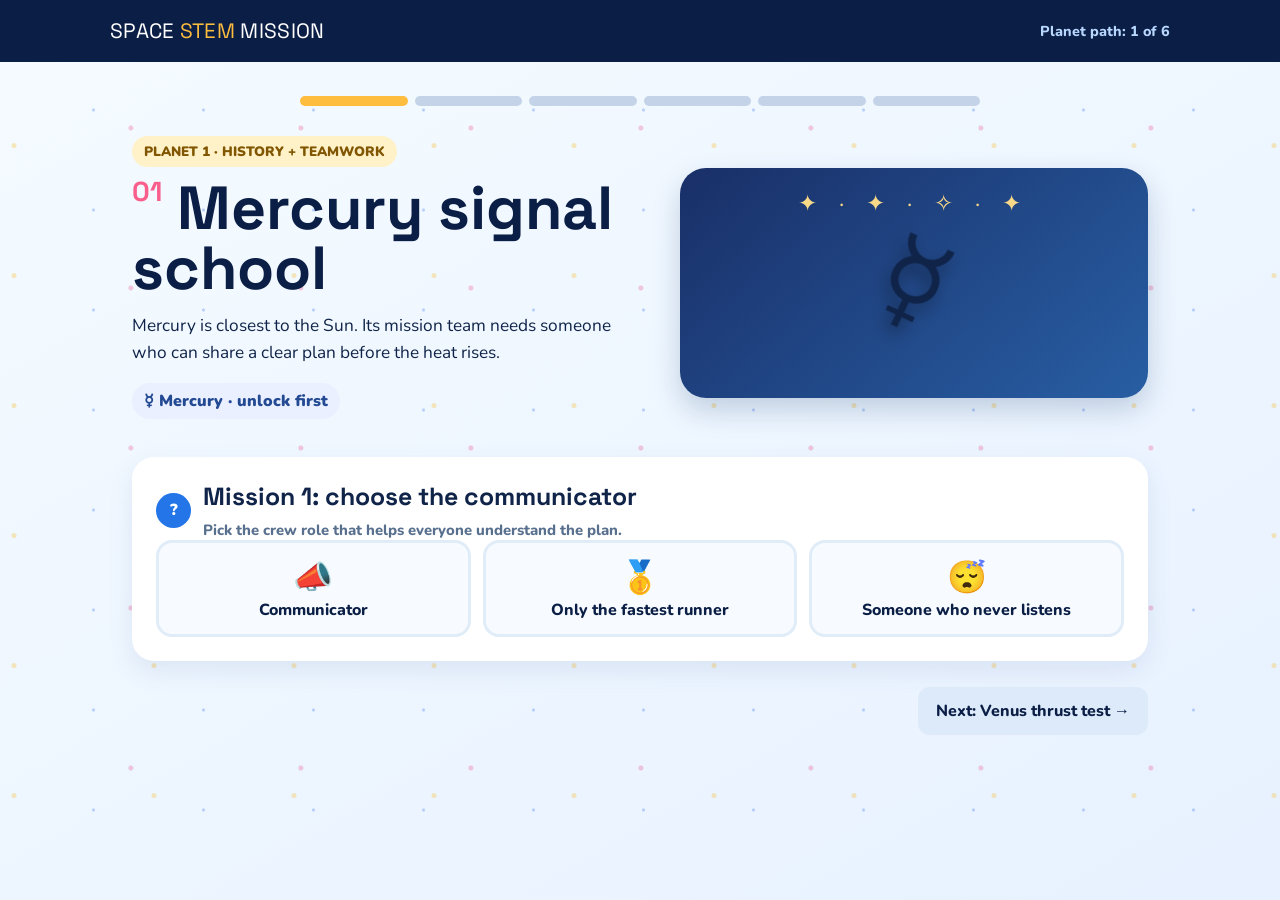
<file: index.html>
<!doctype html><html><head><meta charset="utf-8"><meta name="viewport" content="width=device-width,initial-scale=1"><title>Space STEM Mission</title><link rel="stylesheet" href="style.css"></head><body data-page="1"><script>location.replace('page1.html')</script></body></html>
</file>
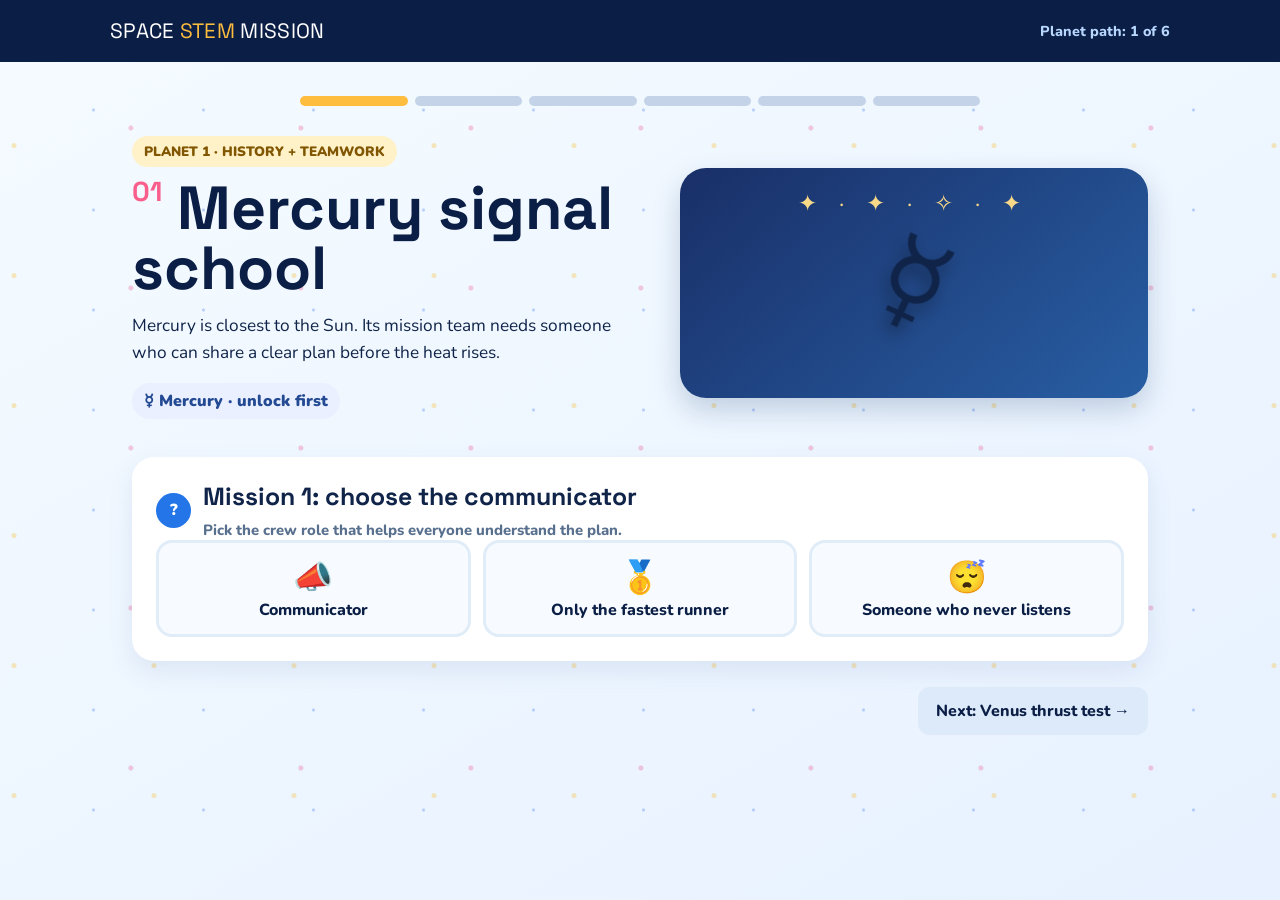
<file: page1.html>
<!doctype html><html><head><meta charset="utf-8"><meta name="viewport" content="width=device-width,initial-scale=1"><title>Mercury Signal School</title><link rel="stylesheet" href="style.css"></head><body data-page="1"><header><div class="brand">SPACE <span>STEM</span> MISSION</div><div class="level">Planet path: 1 of 6</div></header><main><div class="progress"><i class="dot"></i><i class="dot"></i><i class="dot"></i><i class="dot"></i><i class="dot"></i><i class="dot"></i></div><section class="hero"><div><span class="tag">PLANET 1 · HISTORY + TEAMWORK</span><h1><span class="num">01</span> Mercury signal school</h1><p>Mercury is closest to the Sun. Its mission team needs someone who can share a clear plan before the heat rises.</p><div class="planet-name">☿ Mercury · unlock first</div></div><div class="visual"><div class="rocket">☿️</div></div></section><section class="card"><div class="challenge-head"><span class="badge">?</span><div><h2>Mission 1: choose the communicator</h2><div class="challenge">Pick the crew role that helps everyone understand the plan.</div></div></div><div class="choice-grid"><button class="choice" data-correct="true"><span class="mini">📣</span>Communicator</button><button class="choice"><span class="mini">🥇</span>Only the fastest runner</button><button class="choice"><span class="mini">😴</span>Someone who never listens</button></div><div class="answer" id="answer">Mercury unlocked! Teams need people who listen, explain, and help everyone work together.</div><div class="answer" id="try-again">Try again: choose the role that helps the whole crew share a plan.</div></section><section class="card bonus"><h2>☿ Mercury bonus: heat-proof plan</h2><p>What could protect a crew from Mercury’s extreme heat?</p><div class="check">A shaded shelter, special suit, or insulated equipment.</div></section><div class="btns"><span></span><a data-next class="button" href="page2.html">Next: Venus thrust test →</a></div></main><script src="app.js"></script></body></html>
</file>
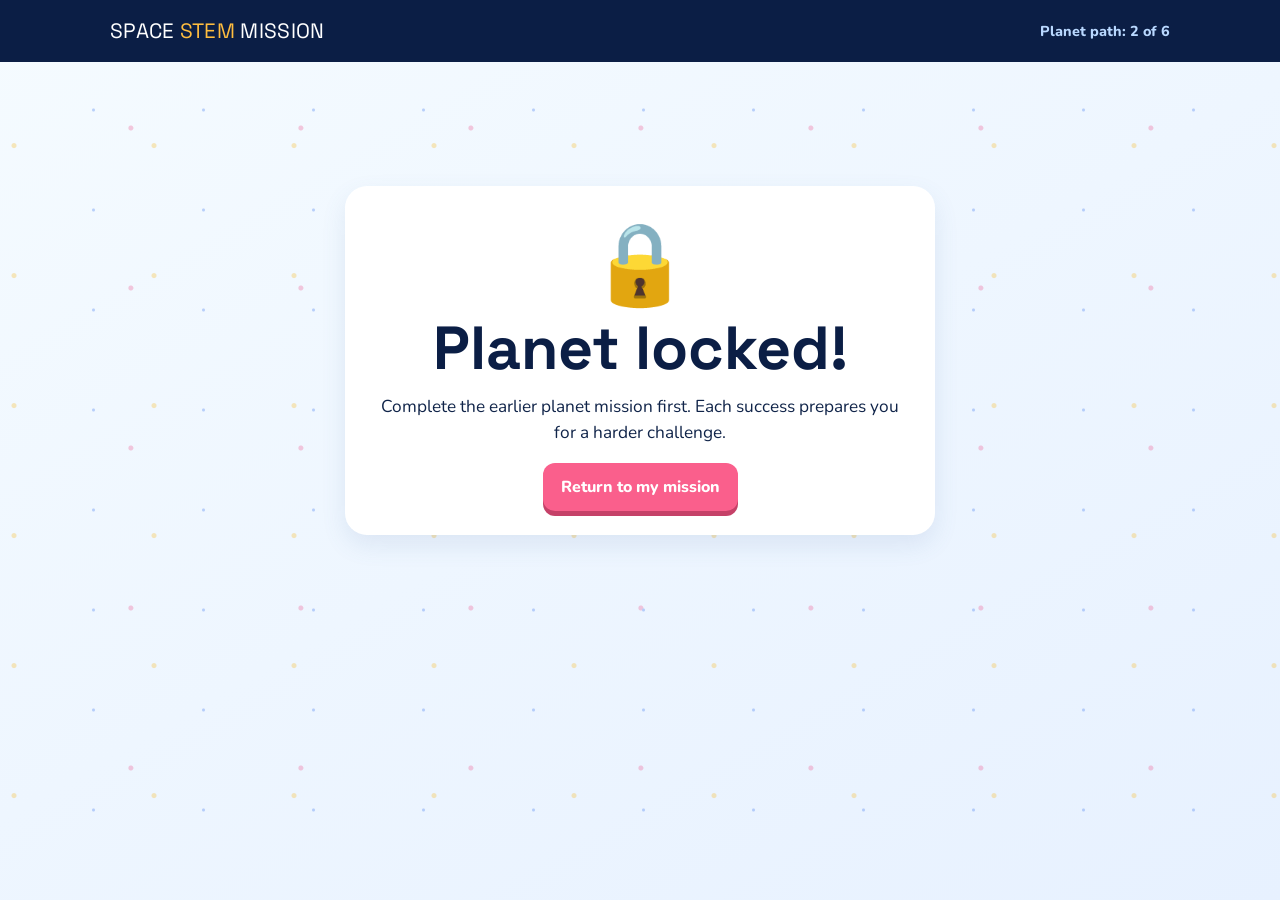
<file: page2.html>
<!doctype html><html><head><meta charset="utf-8"><meta name="viewport" content="width=device-width,initial-scale=1"><title>Venus Thrust Test</title><link rel="stylesheet" href="style.css"></head><body data-page="2"><header><div class="brand">SPACE <span>STEM</span> MISSION</div><div class="level">Planet path: 2 of 6</div></header><main><div class="progress"><i class="dot"></i><i class="dot"></i><i class="dot"></i><i class="dot"></i><i class="dot"></i><i class="dot"></i></div><section class="hero"><div><span class="tag">PLANET 2 · SCIENCE</span><h1><span class="num">02</span> Venus thrust test</h1><p>Venus has a thick atmosphere. To leave its surface, a rocket must use the action–reaction pair that creates upward thrust.</p><div class="planet-name">♀ Venus · unlock second</div></div><div class="visual"><div class="rocket">♀️</div></div></section><section class="card"><div class="challenge-head"><span class="badge">!</span><div><h2>Mission 2: identify the force pair</h2><div class="challenge">Which sequence correctly explains why a rocket rises?</div></div></div><div class="choice-grid"><button class="choice" data-correct="true">Gas pushes down → rocket pushes up</button><button class="choice">Rocket pulls gas up → gas falls down</button><button class="choice">Fuel disappears → rocket floats up</button></div><div class="answer" id="answer">Venus unlocked! The engine sends gas downward, and the rocket gets an upward push.</div><div class="answer" id="try-again">Look for equal and opposite pushes.</div></section><section class="card bonus"><h2>♀ Venus bonus: atmosphere detective</h2><p>Would a smooth or bumpy rocket shell move through Venus’s thick air more easily?</p><div class="check">Smooth — it reduces resistance from the air.</div></section><div class="btns"><a class="button" href="page1.html">← Mercury</a><a data-next class="button" href="page3.html">Next: Earth crew design →</a></div></main><script src="app.js"></script></body></html>
</file>
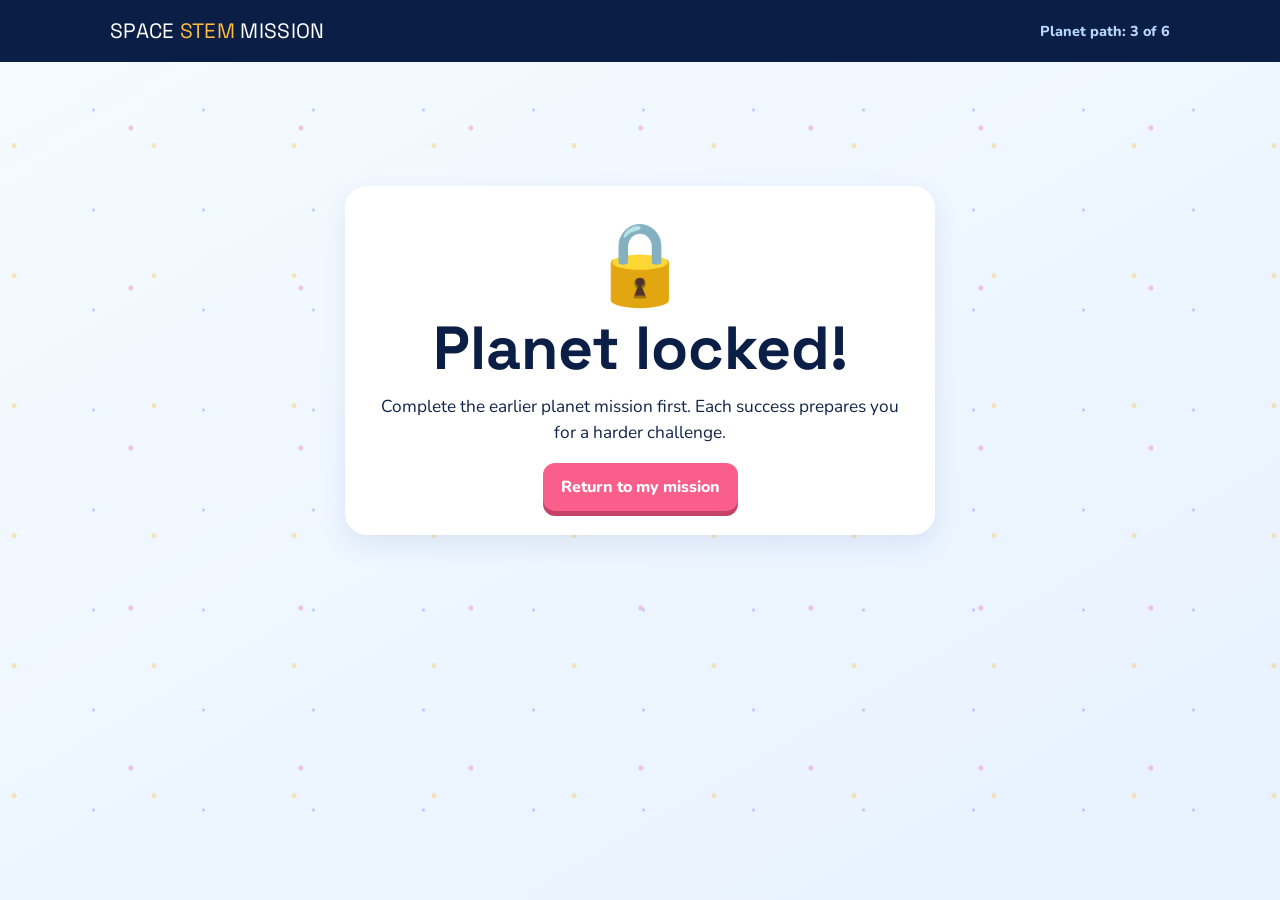
<file: page3.html>
<!doctype html><html><head><meta charset="utf-8"><meta name="viewport" content="width=device-width,initial-scale=1"><title>Earth Crew Design</title><link rel="stylesheet" href="style.css"></head><body data-page="3"><header><div class="brand">SPACE <span>STEM</span> MISSION</div><div class="level">Planet path: 3 of 6</div></header><main><div class="progress"><i class="dot"></i><i class="dot"></i><i class="dot"></i><i class="dot"></i><i class="dot"></i><i class="dot"></i></div><section class="hero"><div><span class="tag">PLANET 3 · ART + DESIGN</span><h1><span class="num">03</span> Earth crew design</h1><p>On Earth, designers test ideas with the people who will use them. A spacecraft must be clear, safe, and useful.</p><div class="planet-name">🌍 Earth · unlock third</div></div><div class="visual"><div class="rocket">🌍</div></div></section><section class="card"><div class="challenge-head"><span class="badge">✎</span><div><h2>Mission 3: choose the safest design</h2><div class="challenge">The emergency button must work for a tired astronaut wearing gloves. Which design is best?</div></div></div><div class="choice-grid"><button class="choice"><span class="mini">🔭</span>A tiny hidden button</button><button class="choice" data-correct="true"><span class="mini">🎨</span>A large, bright, clearly labeled button</button><button class="choice"><span class="mini">🪑</span>A button that matches every wall</button></div><div class="answer" id="answer">Earth unlocked! Great design is useful for its crew, not just cool-looking.</div><div class="answer" id="try-again">Think about visibility and easy use while wearing gloves.</div></section><section class="card bonus"><h2>🌍 Earth bonus: test it</h2><p>Ask a friend to point to an emergency button in under three seconds. What would you change if they cannot find it?</p><div class="check">Make its color, size, label, or placement clearer.</div></section><div class="btns"><a class="button" href="page2.html">← Venus</a><a data-next class="button" href="page4.html">Next: Mars build lab →</a></div></main><script src="app.js"></script></body></html>
</file>
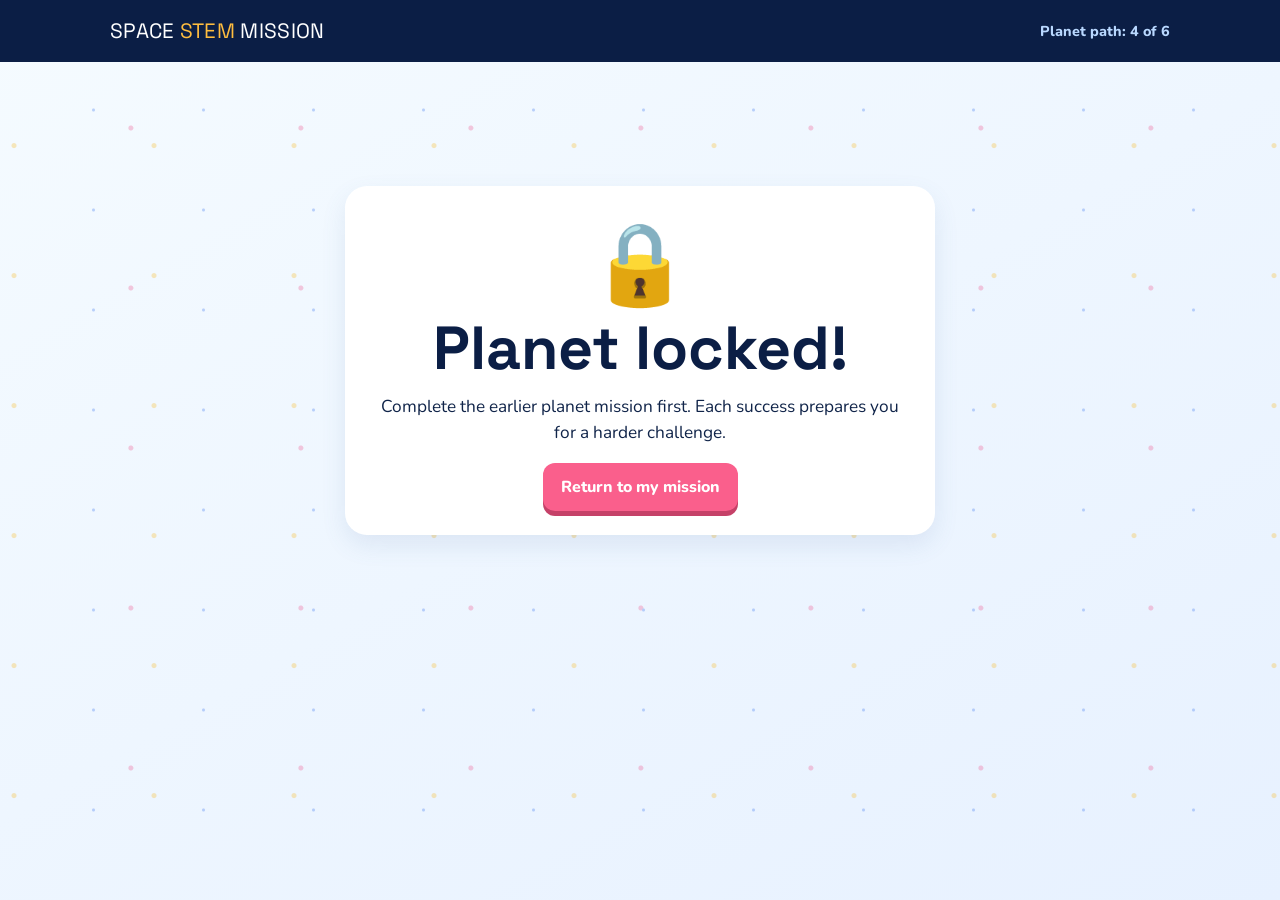
<file: page4.html>
<!doctype html><html><head><meta charset="utf-8"><meta name="viewport" content="width=device-width,initial-scale=1"><title>Mars Build Lab</title><link rel="stylesheet" href="style.css"></head><body data-page="4"><header><div class="brand">SPACE <span>STEM</span> MISSION</div><div class="level">Planet path: 4 of 6</div></header><main><div class="progress"><i class="dot"></i><i class="dot"></i><i class="dot"></i><i class="dot"></i><i class="dot"></i><i class="dot"></i></div><section class="hero"><div><span class="tag">PLANET 4 · ENGINEERING</span><h1><span class="num">04</span> Mars build lab</h1><p>Mars engineers arrange systems in a safe order. Build the return rocket from top to bottom, then add its engine last.</p><div class="planet-name">♂ Mars · unlock fourth</div></div><div class="visual"><div class="rocket">♂️</div></div></section><section class="card"><div class="challenge-head"><span class="badge">⚙</span><div><h2>Mission 4: build in sequence</h2><div class="challenge">Drag each part in this order: nose cone, crew body, fins, engine.</div></div></div><div class="parts"><span class="part" draggable="true" data-part="nose">🔺 Nose cone</span><span class="part" draggable="true" data-part="body">🛸 Crew body</span><span class="part" draggable="true" data-part="engine">🔥 Engine</span><span class="part" draggable="true" data-part="fin">🔻 Fins</span></div><div id="ship" class="ship-zone">Drop parts here in order</div><div class="answer" id="answer">Mars unlocked! You followed an engineering sequence and built a complete rocket.</div><div class="answer" id="try-again">That part does not belong next. Check the build order.</div></section><section class="card bonus"><h2>♂ Mars bonus: improve the rover</h2><p>A Mars rover keeps getting stuck in dust. Suggest one design improvement and explain why it might help.</p><div class="check">Examples: wider wheels, stronger treads, or a dust brush.</div></section><div class="btns"><a class="button" href="page3.html">← Earth</a><a data-next class="button" href="page5.html">Next: Jupiter trajectory →</a></div></main><script src="app.js"></script></body></html>
</file>
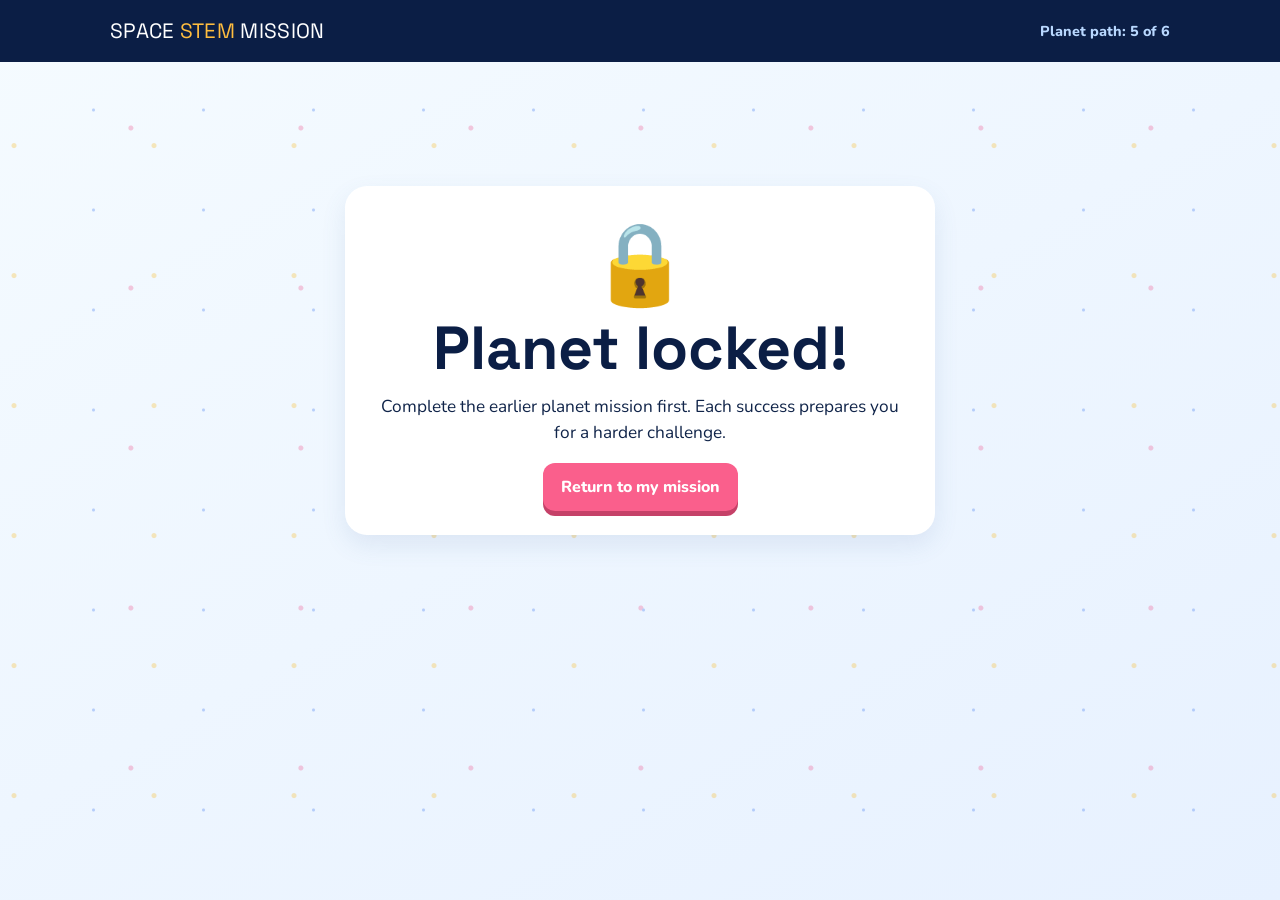
<file: page5.html>
<!doctype html><html><head><meta charset="utf-8"><meta name="viewport" content="width=device-width,initial-scale=1"><title>Jupiter Trajectory</title><link rel="stylesheet" href="style.css"></head><body data-page="5"><header><div class="brand">SPACE <span>STEM</span> MISSION</div><div class="level">Planet path: 5 of 6</div></header><main><div class="progress"><i class="dot"></i><i class="dot"></i><i class="dot"></i><i class="dot"></i><i class="dot"></i><i class="dot"></i></div><section class="hero"><div><span class="tag">PLANET 5 · MATH</span><h1><span class="num">05</span> Jupiter trajectory</h1><p>Jupiter’s powerful gravity makes careful math essential. Set a high enough speed and launch angle to clear the target arc.</p><div class="planet-name">♃ Jupiter · unlock fifth</div></div><div class="visual"><div class="rocket">♃</div></div></section><section class="card"><div class="challenge-head"><span class="badge">+</span><div><h2>Mission 5: reach the high arc</h2><div class="challenge">Set speed to 70 or higher and angle to 55° or higher, then submit your prediction.</div></div></div><div class="math"><div><div class="range-line"><label>Speed <span><b id="speedV">50</b> space-units</span></label><input id="speed" type="range" min="20" max="100" value="50"></div><div class="range-line"><label>Angle <span><b id="angleV">45</b>°</span></label><input id="angle" type="range" min="15" max="75" value="45"></div><button id="solve" class="primary">Submit trajectory</button></div><div class="path"><svg><path id="curve" d="M 15 200 Q 125 120 260 200" fill="none" stroke="#ffbd3f" stroke-width="6"/><circle cx="15" cy="200" r="7" fill="#fa5f8c"/><text x="50" y="40" fill="#dcecff" font-size="16">peak: <tspan id="peak">18</tspan> units</text></svg><div class="axis"></div></div></div><div class="answer" id="answer">Jupiter unlocked! You used two variables to create a successful trajectory.</div><div class="answer" id="try-again">Raise both the speed and angle to meet the target.</div></section><section class="card bonus"><h2>♃ Jupiter bonus: compare launches</h2><p>Which changes the arc more: increasing speed, increasing angle, or both? Test the sliders and make a claim.</p></section><div class="btns"><a class="button" href="page4.html">← Mars</a><a data-next class="button" href="page6.html">Next: Saturn mission control →</a></div></main><script src="app.js"></script></body></html>
</file>
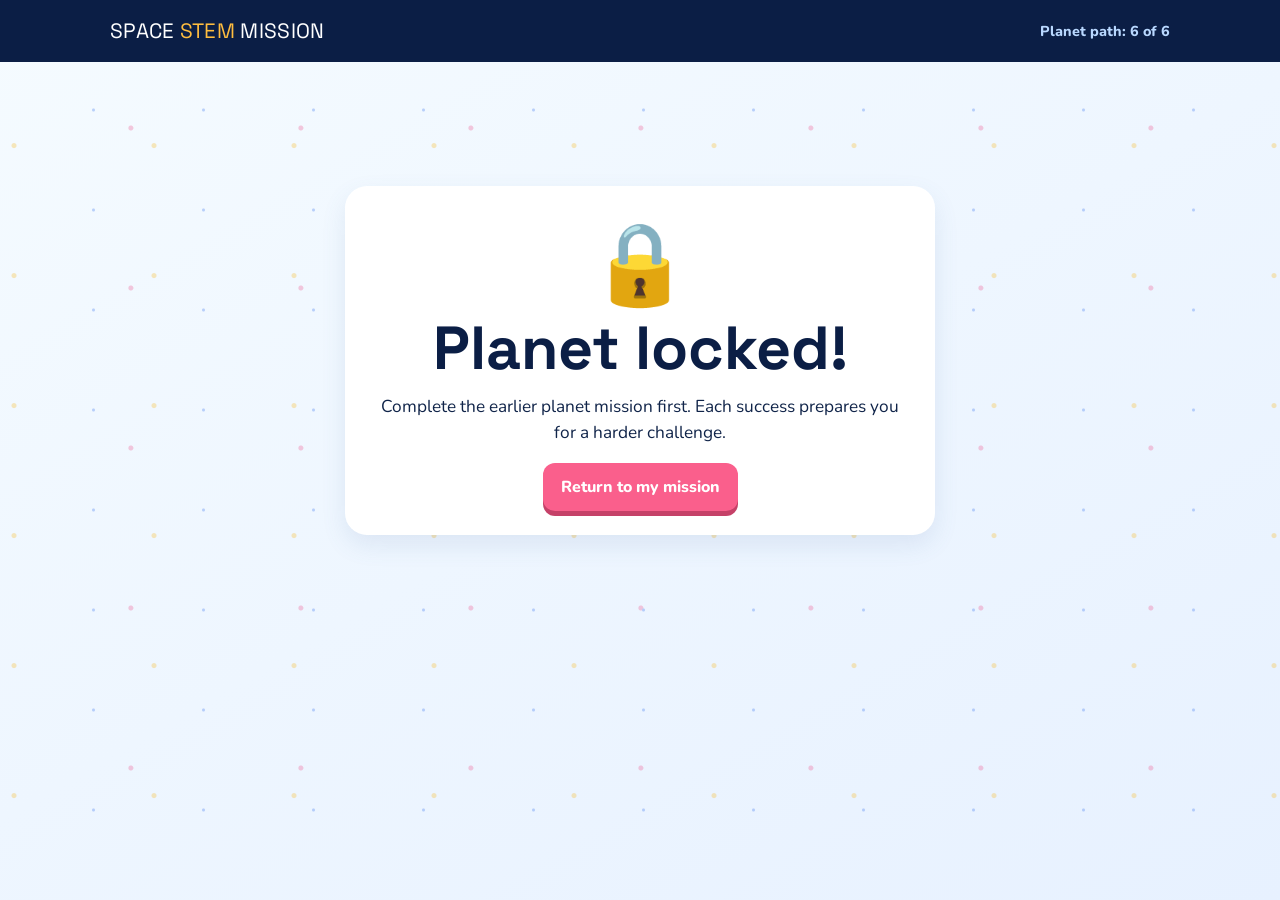
<file: page6.html>
<!doctype html><html><head><meta charset="utf-8"><meta name="viewport" content="width=device-width,initial-scale=1"><title>Saturn Mission Control</title><link rel="stylesheet" href="style.css"></head><body data-page="6"><header><div class="brand">SPACE <span>STEM</span> MISSION</div><div class="level">Planet path: 6 of 6</div></header><main><div class="progress"><i class="dot"></i><i class="dot"></i><i class="dot"></i><i class="dot"></i><i class="dot"></i><i class="dot"></i></div><section class="hero"><div><span class="tag">PLANET 6 · READING + REASONING</span><h1><span class="num">06</span> Saturn mission control</h1><p>Saturn’s final mission requires careful reading. Evaluate the feedback, identify the useful actions, and make sure a person checks the advice.</p><div class="planet-name">♄ Saturn · final unlock</div></div><div class="visual"><div class="rocket">♄</div></div></section><section class="card"><div class="challenge-head"><span class="badge">A</span><div><h2>Mission 6: evaluate the message</h2><div class="challenge">Select all three statements that show responsible use of the feedback.</div></div></div><div class="feedback"><strong>Mission-control feedback:</strong> “Your rocket has a powerful engine. Add clear labels to the emergency button so every astronaut can find it quickly. Test the labels with teammates before launch.”</div><div class="mission-check"><label><input type="checkbox"> Add a clear emergency-button label.</label><label><input type="checkbox"> Test the label with teammates.</label><label><input type="checkbox"> Have a person check the advice before using it.</label></div><div class="answer" id="answer">Saturn unlocked! You completed the full planet path and evaluated evidence like a mission-control specialist.</div></section><section class="card bonus"><h2>♄ Saturn bonus: write better feedback</h2><p>Write one helpful feedback sentence for the rocket team. Include a specific improvement and a way to test it.</p><div class="check">Starter: “Make ___ clearer, then test it by ___.”</div></section><div class="btns"><a class="button" href="page5.html">← Jupiter</a><a data-next class="button" href="page1.html">Explore the planets again ↺</a></div></main><script src="app.js"></script></body></html>
</file>
<file: style.css>
@import url('https://fonts.googleapis.com/css2?family=Nunito:wght@500;700;800;900&family=Space+Grotesk:wght@600;700&display=swap');

:root{--ink:#102449;--sky:#eaf7ff;--navy:#0b1e45;--blue:#2476e8;--gold:#ffbd3f;--pink:#fa5f8c;--mint:#5bcca5;--white:#fff;--muted:#58708e}
*{box-sizing:border-box} body{margin:0;background:linear-gradient(150deg,#f5fbff,#e7f1ff);color:var(--ink);font-family:Nunito,Arial,sans-serif;min-height:100vh}body:before{content:"";position:fixed;inset:0;z-index:-1;opacity:.38;background-image:radial-gradient(circle at 10% 12%,#f7c54d 0 2px,transparent 3px),radial-gradient(circle at 85% 10%,#5b8cf2 0 1px,transparent 2px),radial-gradient(circle at 77% 80%,#ee73a2 0 2px,transparent 3px);background-size:140px 130px,110px 100px,170px 160px}
header{background:var(--navy);color:white;padding:18px max(22px,calc((100vw - 1060px)/2));display:flex;justify-content:space-between;align-items:center;gap:16px}.brand{font-family:'Space Grotesk';font-size:1.3rem;letter-spacing:.3px}.brand span{color:var(--gold)}.level{font-weight:800;color:#b9d8ff;font-size:.9rem}
main{max-width:1060px;margin:auto;padding:34px 22px 44px}.progress{display:flex;gap:7px;margin:0 auto 30px;max-width:680px}.dot{height:10px;flex:1;background:#c4d3e8;border-radius:10px}.dot.done{background:var(--mint)}.dot.current{background:var(--gold)}
.hero{display:grid;grid-template-columns:1.05fr .95fr;gap:30px;align-items:center;margin-bottom:26px}h1{font:800 clamp(2rem,5vw,3.8rem)/.98 'Space Grotesk';margin:0 0 15px;color:var(--navy)}h1 .num{color:var(--pink);font-size:.45em;vertical-align:top}h2{font:800 1.55rem 'Space Grotesk';margin:0 0 8px}p{font-size:1.08rem;line-height:1.55;margin:.4rem 0 1rem}.tag{display:inline-block;background:#fff1c8;color:#805600;padding:6px 12px;border-radius:99px;font-size:.85rem;font-weight:900;margin-bottom:12px}.visual{min-height:230px;background:linear-gradient(140deg,#192f68,#285ea3);border-radius:26px;display:grid;place-items:center;overflow:hidden;position:relative;box-shadow:0 12px 28px #15396c35}.visual:after{content:"✦  ·  ✦    ·   ✧     ·  ✦";position:absolute;top:20px;color:#f8d988;font-size:23px;letter-spacing:8px}.rocket{font-size:110px;filter:drop-shadow(0 10px 8px #0005);transform:rotate(25deg)}
.card{background:#fff;border-radius:22px;padding:24px;box-shadow:0 10px 24px #5074a11f;margin:18px 0}.challenge-head{display:flex;align-items:center;gap:12px}.badge{background:var(--blue);color:#fff;border-radius:50%;width:35px;height:35px;display:grid;place-items:center;font-weight:900}.challenge{font-size:.93rem;color:var(--muted);font-weight:800}.btns{display:flex;justify-content:space-between;gap:12px;flex-wrap:wrap;margin-top:26px}button,.button{border:0;border-radius:12px;padding:13px 18px;font:800 1rem Nunito;cursor:pointer;text-decoration:none;display:inline-block;background:#dceafa;color:var(--navy)}button.primary,.button.primary{background:var(--pink);color:white;box-shadow:0 5px 0 #c54168}button:active,.button:active{transform:translateY(3px);box-shadow:none}button:disabled{cursor:not-allowed;opacity:.5}.answer{margin-top:14px;padding:11px 14px;border-radius:11px;background:#edf8f5;color:#14624a;font-weight:800;display:none}.answer.show{display:block}
.choice-grid{display:grid;grid-template-columns:repeat(3,1fr);gap:12px}.choice{border:3px solid #e0ecf8;background:#f7fbff;border-radius:16px;padding:13px;text-align:center;font:800 1rem Nunito}.choice.selected{border-color:var(--blue);background:#e4f1ff}.mini{font-size:2rem;display:block}.meters{display:grid;grid-template-columns:repeat(3,1fr);gap:10px;margin:16px 0}.meter{background:#eef4fa;padding:12px;border-radius:12px;text-align:center;font-weight:900}.meter b{display:block;font-size:1.35rem;color:var(--blue)}
.parts{display:flex;gap:10px;flex-wrap:wrap;margin:18px 0}.part{padding:11px 14px;background:#ffecb9;border:2px dashed #d49100;border-radius:12px;font-weight:900;cursor:grab}.ship-zone{min-height:180px;border:3px dashed #93b9df;border-radius:18px;background:#f4faff;padding:16px;display:flex;align-items:center;justify-content:center;gap:8px;flex-wrap:wrap}.ship-zone.over{background:#e3f6ed}.placed{font-size:2.7rem;cursor:pointer}.math{display:grid;grid-template-columns:1fr 1fr;gap:22px}.range-line{margin:15px 0}.range-line label{font-weight:900;display:flex;justify-content:space-between}input[type=range]{width:100%;accent-color:var(--pink)}.path{height:230px;background:#0d2451;border-radius:15px;position:relative;overflow:hidden}.axis{position:absolute;left:30px;right:15px;bottom:25px;border-top:2px solid #b8d5ff}.axis:before{content:"height";position:absolute;left:-25px;top:-80px;color:#cfe4ff;writing-mode:vertical-rl;font-size:.8rem}.path svg{width:100%;height:100%}.feedback{border-left:6px solid var(--mint);background:#effaf6;padding:17px;border-radius:0 14px 14px 0;font-size:1.05rem}.checklist{display:grid;gap:10px}.check{background:#f6f9fc;padding:12px;border-radius:11px;font-weight:800}.check::before{content:'✓';display:inline-grid;place-items:center;background:var(--mint);color:#073b31;border-radius:50%;width:22px;height:22px;margin-right:8px}
.locked{max-width:590px;margin:90px auto;text-align:center}.locked .lock{font-size:5rem}.small{font-size:.9rem;color:var(--muted)}
.choice.incorrect{border-color:#ef6a70;background:#fff0f1}.bonus{display:none;border:2px solid #ffcf65;background:linear-gradient(135deg,#fffdf4,#fff5d6)}.planet-unlocked .bonus{display:block}.planet-name{display:inline-flex;align-items:center;gap:8px;background:#eaf0ff;color:#244a93;padding:7px 12px;border-radius:99px;font-weight:900;margin:0 0 12px}.mission-check{display:grid;gap:10px;margin:18px 0}.mission-check label{padding:12px;border-radius:11px;background:#f6f9fc;font-weight:800;cursor:pointer}.mission-check input{width:18px;height:18px;vertical-align:middle;margin-right:8px;accent-color:var(--pink)}
@media(max-width:700px){.hero,.math{grid-template-columns:1fr}.visual{min-height:180px}.choice-grid{grid-template-columns:1fr}.meters{grid-template-columns:1fr 1fr}header{padding:15px 18px}.level{display:none}}
</file>
